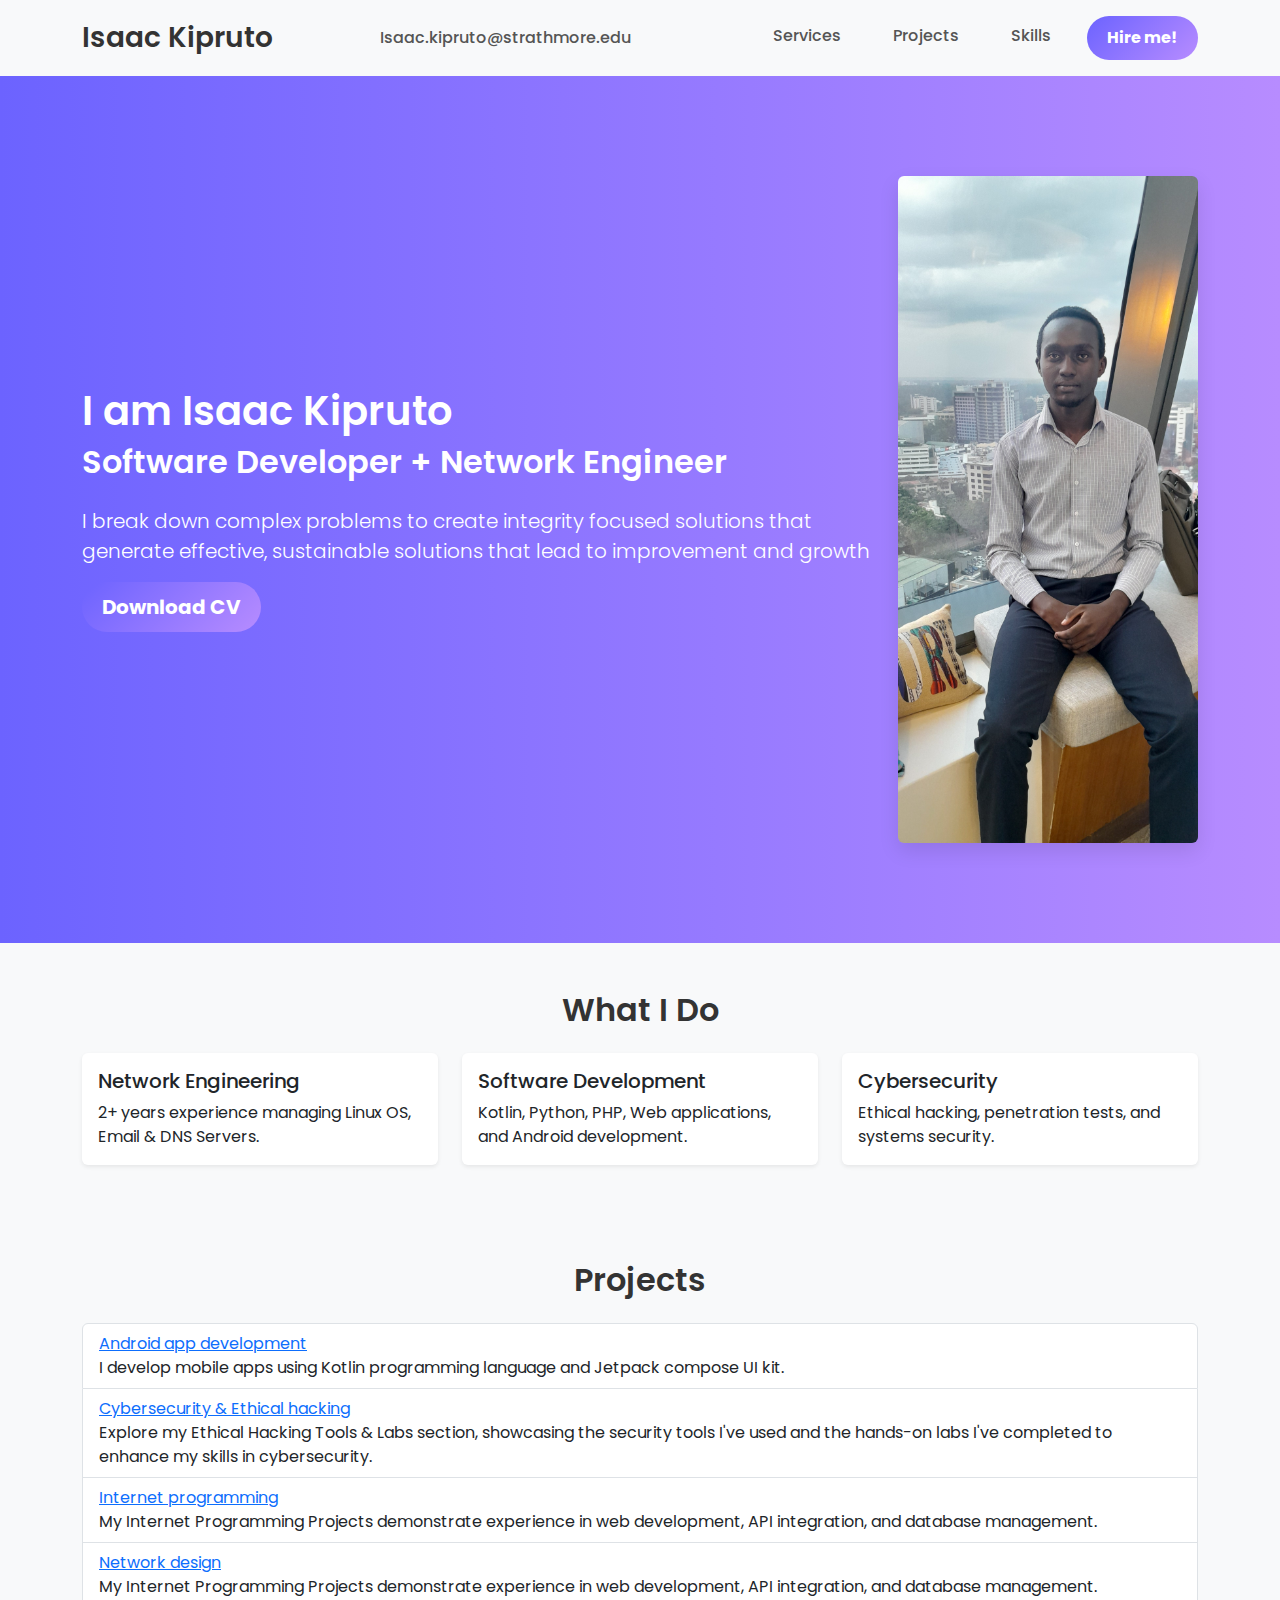
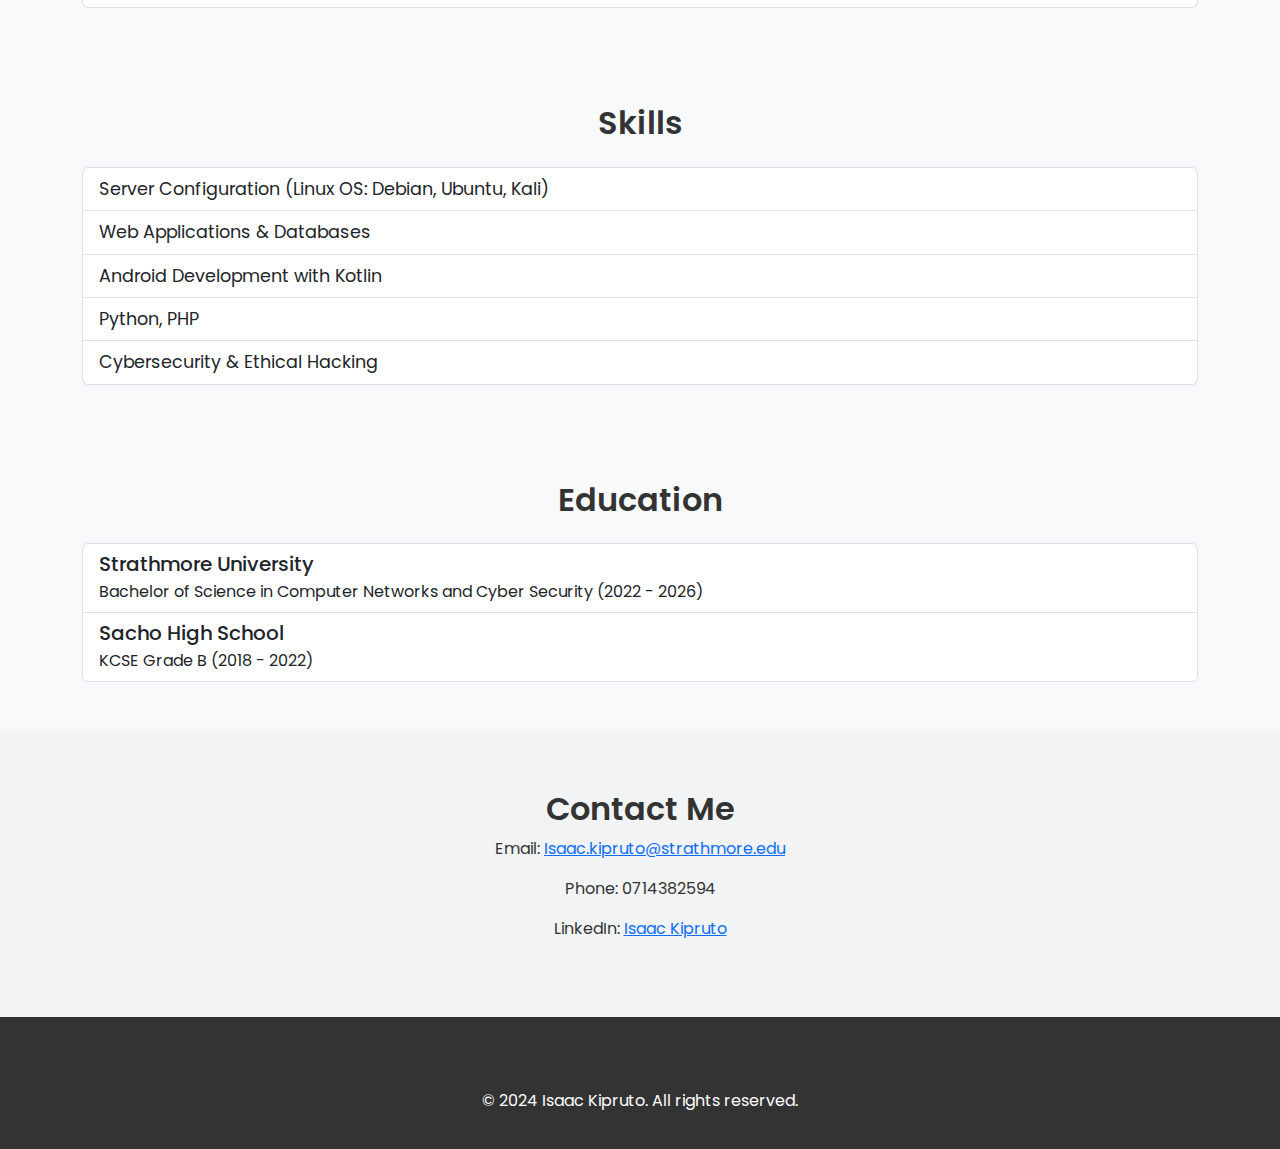
<file: index.html>
<!DOCTYPE html>
<html lang="en">
<head>
    <meta charset="UTF-8">
    <meta name="viewport" content="width=device-width, initial-scale=1.0">
    <meta name="description" content="Isaac Kipruto's Portfolio as a Software Developer and Network Engineer">
    <title>Isaac Kipruto's Portfolio</title>
    <link href="https://cdn.jsdelivr.net/npm/bootstrap@5.3.0-alpha1/dist/css/bootstrap.min.css" rel="stylesheet">
    <link href="https://fonts.googleapis.com/css2?family=Poppins:wght@400;600&display=swap" rel="stylesheet">
    <style>
        body {
            font-family: 'Poppins', sans-serif;
            background-color: #f8f9fa;
            color: #333;
            overflow-x: hidden;
        }
        h1, h2, h3 {
            font-weight: 600;
        }
        .btn {
            border-radius: 25px; /* Rounded buttons */
            padding: 10px 20px; /* Increased padding for buttons */
            font-weight: bold; /* Bold text for buttons */
            transition: transform 0.3s ease, box-shadow 0.3s ease; /* Smooth transition for hover effects */
        }
        .btn-primary, .btn-danger {
            background: linear-gradient(135deg, #6c63ff, #b78cff);
            border: none;
            color: white; /* White text for buttons */
        }
        .btn-primary:hover, .btn-danger:hover {
            background: linear-gradient(135deg, #b78cff, #6c63ff);
            box-shadow: 0 4px 20px rgba(0, 0, 0, 0.2);
            transform: translateY(-2px); /* Slight lift on hover */
        }
        .nav-link {
            color: #555;
            font-weight: 500;
            margin-right: 20px;
        }
        .nav-link:hover {
            color: #6c63ff;
        }
        .hero-section {
            background: linear-gradient(to right, #6c63ff, #b78cff);
            color: white;
            padding: 100px 0;
            animation: fadeIn 2s ease-out;
        }
        .hero-content h1 {
            font-size: 3rem;
            line-height: 1.2;
        }
        .hero-img {
            border-radius: 20px;
            box-shadow: 0 8px 20px rgba(0, 0, 0, 0.1);
            animation: zoomIn 1.5s ease-out;
        }
        .services-list .card {
            background-color: white;
            border: none;
            box-shadow: 0 4px 10px rgba(0, 0, 0, 0.05);
            transition: transform 0.3s ease;
            animation: slideUp 1.5s ease-out;
        }
        .services-list .card:hover {
            transform: translateY(-10px);
            box-shadow: 0 8px 20px rgba(0, 0, 0, 0.15);
        }
        .skills-list {
            font-size: 1.1rem;
        }
        .contact-section {
            background-color: #f1f3f5;
            padding: 60px 0;
            animation: fadeIn 2s ease-out;
        }
        .social-links a {
            color: #6c63ff;
            font-size: 1.5rem;
            margin: 0 10px;
            transition: color 0.3s ease;
        }
        .social-links a:hover {
            color: #b78cff;
        }
        footer {
            background-color: #333;
            color: white;
            padding: 20px 0;
        }
        footer a {
            color: #b78cff;
        }
        /* Animations */
        @keyframes fadeIn {
            from {
                opacity: 0;
            }
            to {
                opacity: 1;
            }
        }
        @keyframes zoomIn {
            from {
                transform: scale(0.9);
            }
            to {
                transform: scale(1);
            }
        }
        @keyframes slideUp {
            from {
                transform: translateY(20px);
                opacity: 0;
            }
            to {
                transform: translateY(0);
                opacity: 1;
            }
        }
    </style>
</head>
<body>
    <header class="bg-light py-3 shadow-sm">
        <div class="container d-flex justify-content-between align-items-center">
            <h3 class="m-0">Isaac Kipruto</h3>
            <a href="mailto:Isaac.kipruto@strathmore.edu" class="nav-link">Isaac.kipruto@strathmore.edu</a>
            <nav>
                <ul class="nav">
                    <li class="nav-item"><a class="nav-link" href="#services">Services</a></li>
                    <li class="nav-item"><a class="nav-link" href="#projects">Projects</a></li>
                    <li class="nav-item"><a class="nav-link" href="#skills">Skills</a></li>
                    <li class="nav-item"><a class="btn btn-primary" href="#contact">Hire me!</a></li>
                </ul>
            </nav>
        </div>
    </header>

    <section id="hero" class="hero-section">
        <div class="container d-flex flex-column flex-md-row align-items-center justify-content-between">
            <div class="text-content">
                <h1>I am Isaac Kipruto</h1>
                <h2 class="fs-2 mb-4">Software Developer + Network Engineer</h2>
                <p class="lead">I break down complex  problems to create integrity focused solutions that  generate effective, sustainable solutions that lead to improvement and growth</p>
                <a href="assets/CV-Isaac Kipruto-2024.pdf" class="btn btn-danger btn-lg" download>Download CV</a>
            </div>
            <div class="image-content mt-4 mt-md-0">
                <img src="assets/images/me.jpg" alt="Isaac Kipruto" class="img-fluid rounded hero-img" style="max-width: 300px;">
            </div>
        </div>
    </section>

    <section id="services" class="py-5">
        <div class="container">
            <h2 class="mb-4 text-center">What I Do</h2>
            <div class="row services-list">
                <div class="col-md-4">
                    <div class="card h-100 shadow-sm">
                        <div class="card-body">
                            <h5 class="card-title">Network Engineering</h5>
                            <p class="card-text">2+ years experience managing Linux OS, Email & DNS Servers.</p>
                        </div>
                    </div>
                </div>
                <div class="col-md-4">
                    <div class="card h-100 shadow-sm">
                        <div class="card-body">
                            <h5 class="card-title">Software Development</h5>
                            <p class="card-text">Kotlin, Python, PHP, Web applications, and Android development.</p>
                        </div>
                    </div>
                </div>
                <div class="col-md-4">
                    <div class="card h-100 shadow-sm">
                        <div class="card-body">
                            <h5 class="card-title">Cybersecurity</h5>
                            <p class="card-text">Ethical hacking, penetration tests, and systems security.</p>
                        </div>
                    </div>
                </div>
            </div>
        </div>
    </section>

    <section id="projects" class="py-5 bg-light">
        <div class="container">
            <h2 class="mb-4 text-center">Projects</h2>
            <ul class="list-group">
                <li class="list-group-item">
                    <a href="project1.html" target="_blank">Android app development</a>
                    <p class="mb-0">I develop mobile apps using Kotlin programming language and Jetpack compose UI kit. </p>
                </li>
                <li class="list-group-item">
                    <a href="project2.html" target="_blank">Cybersecurity & Ethical hacking</a>
                    <p class="mb-0">
                        Explore my Ethical Hacking Tools & Labs section, showcasing the security tools I've used and the hands-on labs I've completed to enhance my skills in cybersecurity.</p>
                </li>
                <li class="list-group-item">
                    <a href="project3.html" target="_blank">Internet programming</a>
                    <p class="mb-0">My Internet Programming Projects demonstrate  experience in web development, API integration, and database management.</p>
                </li>
                <li class="list-group-item">
                    <a href="project4.html" target="_blank">Network design</a>
                    <p class="mb-0">My Internet Programming Projects demonstrate  experience in web development, API integration, and database management.</p>
                </li>
            </ul>
        </div>
    </section>

    <section id="skills" class="py-5">
        <div class="container">
            <h2 class="mb-4 text-center">Skills</h2>
            <ul class="list-group skills-list">
                <li class="list-group-item">Server Configuration (Linux OS: Debian, Ubuntu, Kali)</li>
                <li class="list-group-item">Web Applications & Databases</li>
                <li class="list-group-item">Android Development with Kotlin</li>
                <li class="list-group-item">Python, PHP</li>
                <li class="list-group-item">Cybersecurity & Ethical Hacking</li>
            </ul>
        </div>
    </section>

    <section id="education" class="py-5 bg-light">
        <div class="container">
            <h2 class="mb-4 text-center">Education</h2>
            <ul class="list-group">
                <li class="list-group-item">
                    <h5 class="mb-1">Strathmore University</h5>
                    <p class="mb-0">Bachelor of Science in Computer Networks and Cyber Security (2022 - 2026)</p>
                </li>
                <li class="list-group-item">
                    <h5 class="mb-1">Sacho High School</h5>
                    <p class="mb-0">KCSE Grade B (2018 - 2022)</p>
                </li>
            </ul>
        </div>
    </section>

    <section id="contact" class="contact-section">
        <div class="container text-center">
            <h2>Contact Me</h2>
            <p>Email: <a href="mailto:Isaac.kipruto@strathmore.edu">Isaac.kipruto@strathmore.edu</a></p>
            <p>Phone: 0714382594</p>
            <p>LinkedIn: <a href="https://www.linkedin.com/in/isaac-kipruto-331849329" target="_blank">Isaac Kipruto</a></p>
        </div>
    </section>

    <footer>
        <div class="container text-center">
            <ul class="social-links list-inline">
                <li class="list-inline-item"><a href="https://www.linkedin.com/in/isaac-kipruto-331849329" target="_blank"><i class="bi bi-linkedin"></i></a></li>
                <li class="list-inline-item"><a href="https://github.com" target="_blank"><i class="bi bi-github"></i></a></li>
            </ul>
            <p>&copy; 2024 Isaac Kipruto. All rights reserved.</p>
        </div>
    </footer>

    <script src="https://cdn.jsdelivr.net/npm/bootstrap@5.3.0-alpha1/dist/js/bootstrap.bundle.min.js"></script>
</body>
</html>
</file>
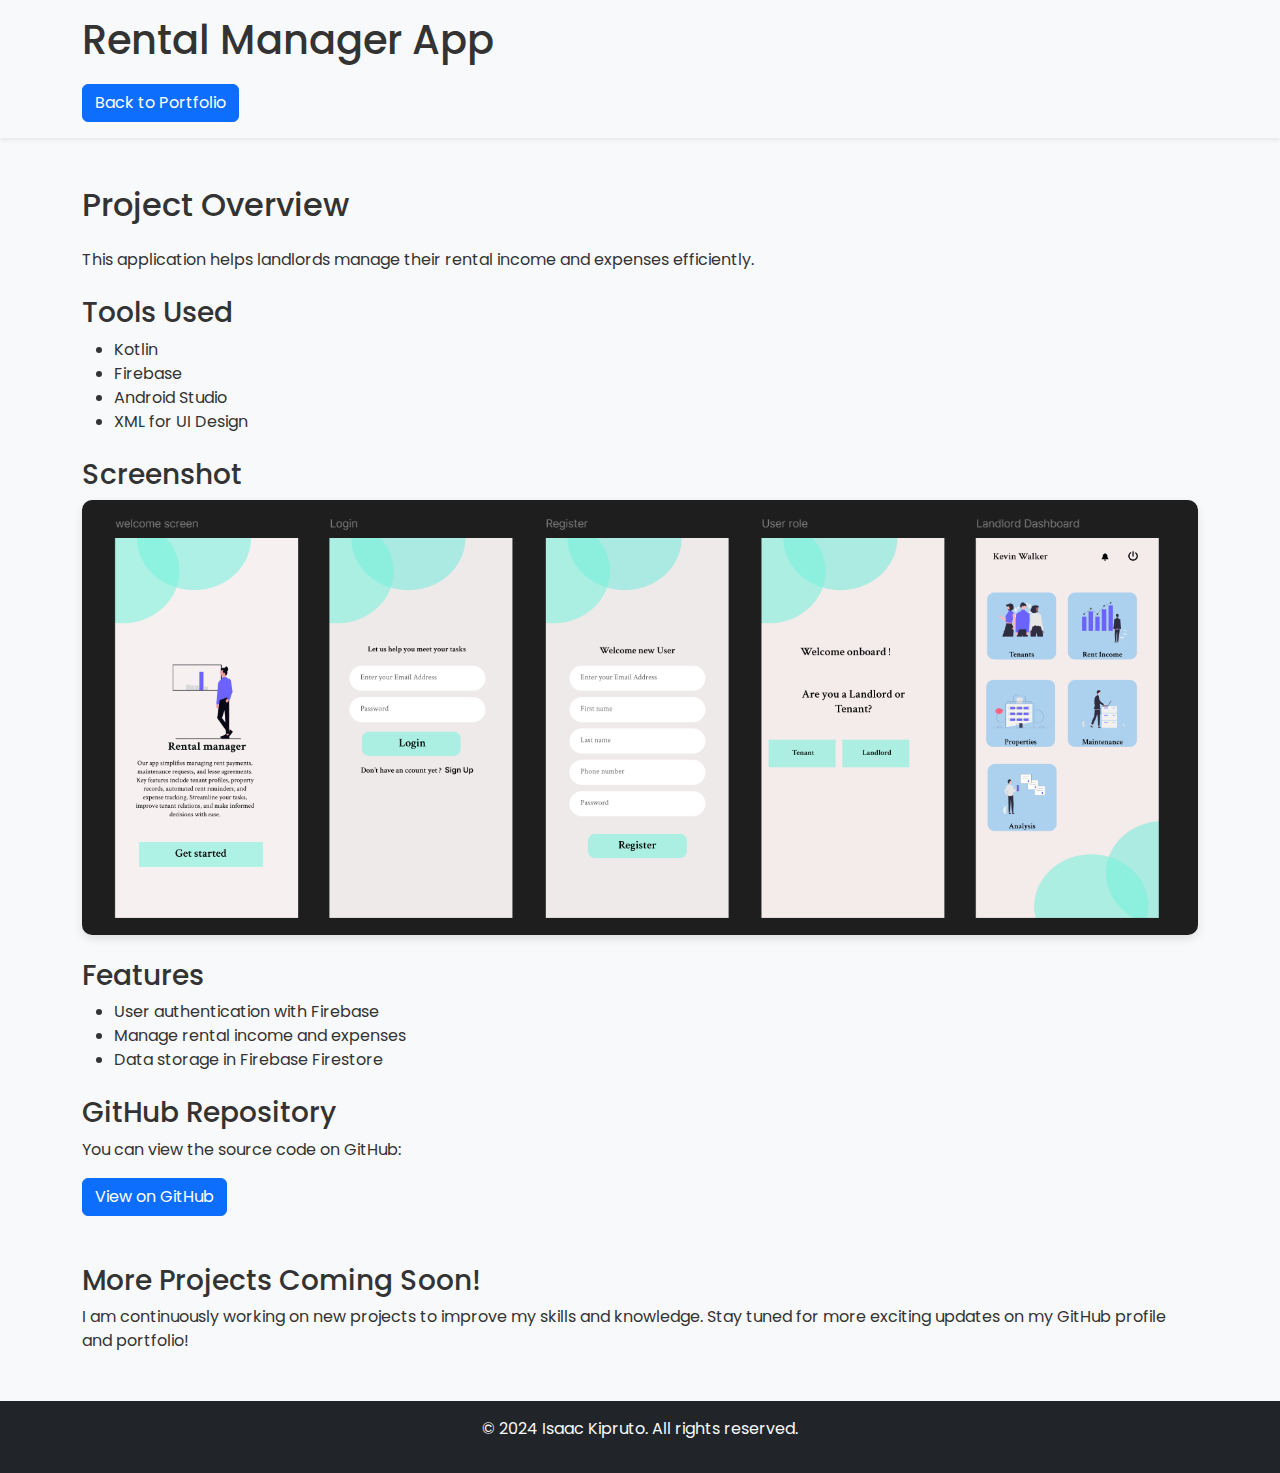
<file: project1.html>
<!DOCTYPE html>
<html lang="en">
<head>
    <meta charset="UTF-8">
    <meta name="viewport" content="width=device-width, initial-scale=1.0">
    <title>Rental Manager App - Isaac Kipruto</title>
    <link href="https://cdn.jsdelivr.net/npm/bootstrap@5.3.0-alpha1/dist/css/bootstrap.min.css" rel="stylesheet">
    <link href="https://fonts.googleapis.com/css2?family=Poppins:wght@400;600&display=swap" rel="stylesheet">
    <style>
        body {
            font-family: 'Poppins', sans-serif;
            background-color: #f8f9fa;
            color: #333;
        }
        .screenshot {
            max-width: 100%;
            height: auto;
            border-radius: 10px;
            box-shadow: 0 4px 10px rgba(0, 0, 0, 0.1);
        }
        .back-button {
            margin-top: 20px;
        }
    </style>
</head>
<body>
    <header class="bg-light py-3 shadow-sm">
        <div class="container">
            <h1 class="m-0">Rental Manager App</h1>
            <a href="index.html" class="btn btn-primary back-button">Back to Portfolio</a>
        </div>
    </header>

    <div class="container my-5">
        <h2 class="mb-4">Project Overview</h2>
        <p>This application helps landlords manage their rental income and expenses efficiently.</p>

        <h3 class="mt-4">Tools Used</h3>
        <ul>
            <li>Kotlin</li>
            <li>Firebase</li>
            <li>Android Studio</li>
            <li>XML for UI Design</li>
        </ul>

        <h3 class="mt-4">Screenshot</h3>
        <img src="assets/images/rental manager.png" alt="Screenshot of Rental Manager App" class="screenshot">

        <h3 class="mt-4">Features</h3>
        <ul>
            <li>User authentication with Firebase</li>
            <li>Manage rental income and expenses</li>
            <li>Data storage in Firebase Firestore</li>
        </ul>

        <h3 class="mt-4">GitHub Repository</h3>
        <p>You can view the source code on GitHub:</p>
        <a href="https://github.com/Caliburn556/RentalManager.git" target="_blank" class="btn btn-primary">View on GitHub</a>
        <h3 class="mt-5">More Projects Coming Soon!</h3>
        <p>I am continuously working on new projects to improve my skills and knowledge. Stay tuned for more exciting updates on my GitHub profile and portfolio!</p>
    </div>

    <footer class="bg-dark text-light py-3">
        <div class="container text-center">
            <p>&copy; 2024 Isaac Kipruto. All rights reserved.</p>
        </div>
    </footer>

    <script src="https://cdn.jsdelivr.net/npm/bootstrap@5.3.0-alpha1/dist/js/bootstrap.bundle.min.js"></script>
</body>
</html>
</file>
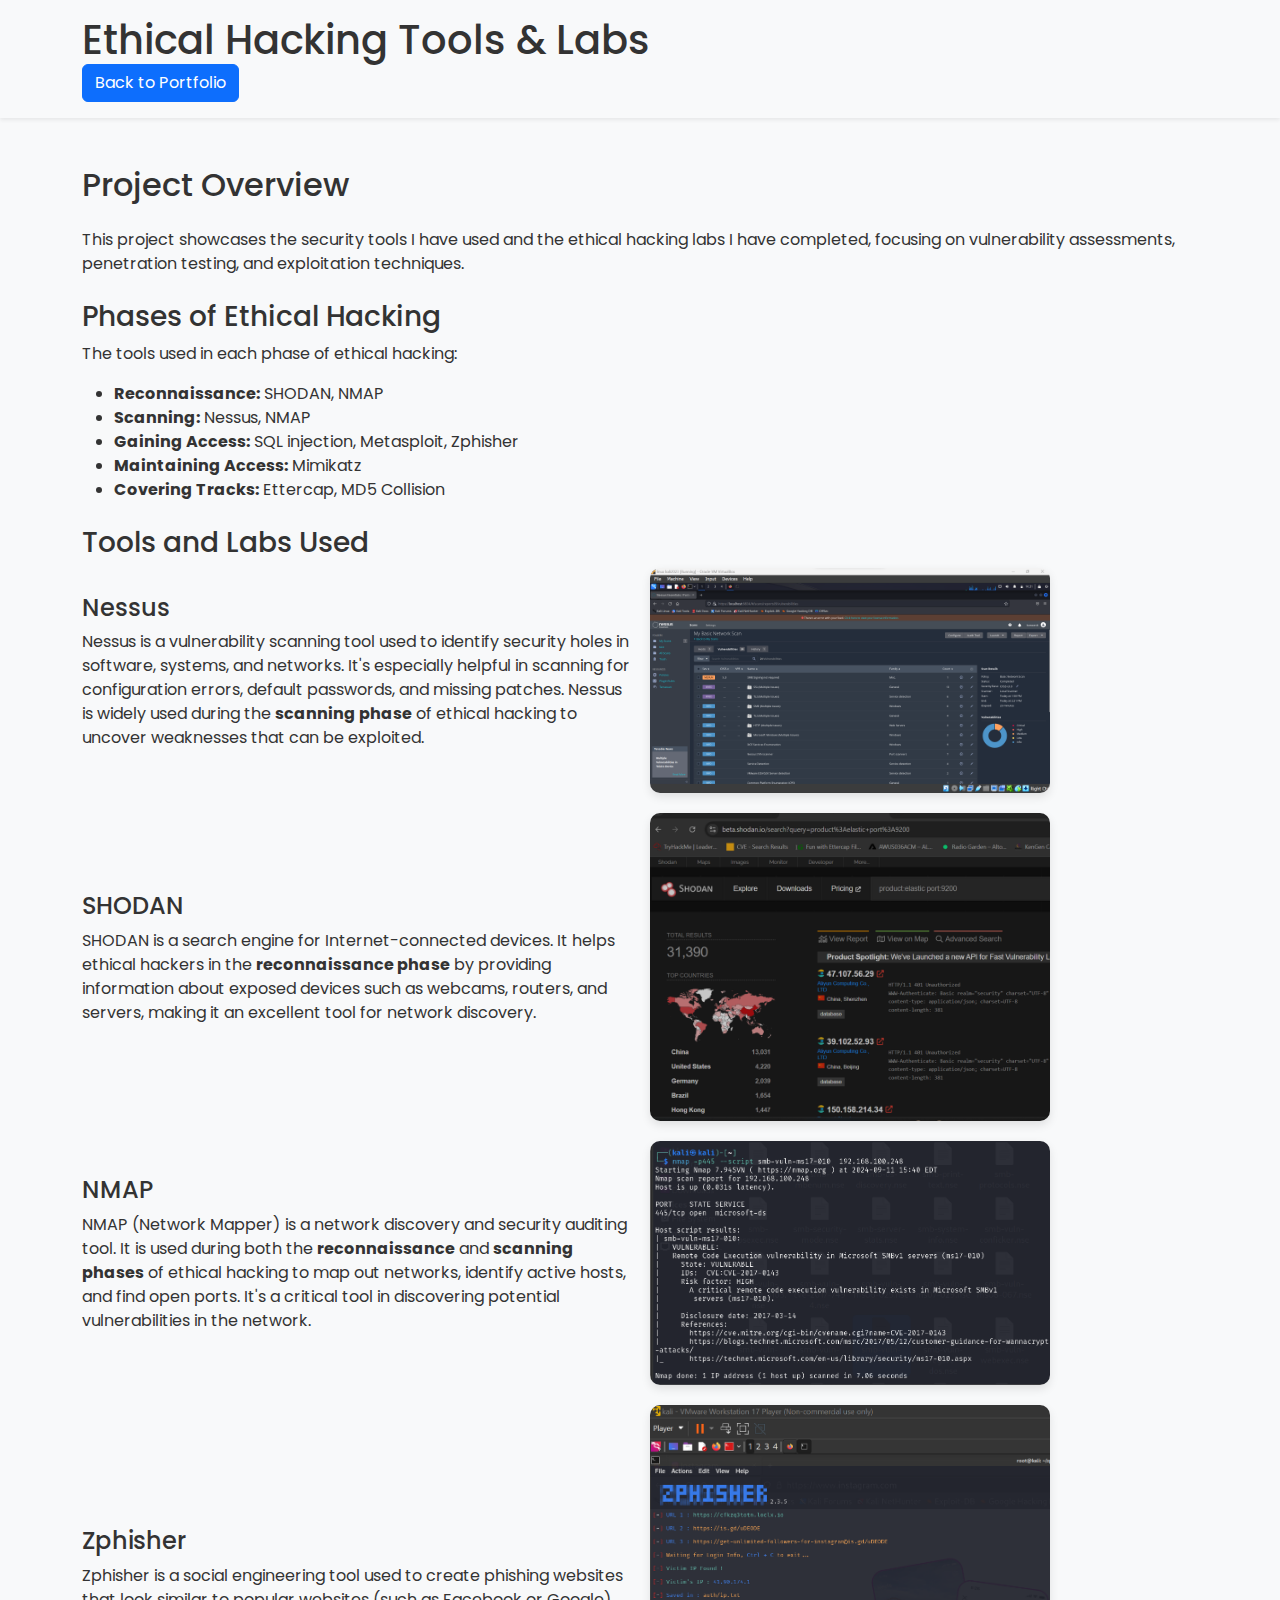
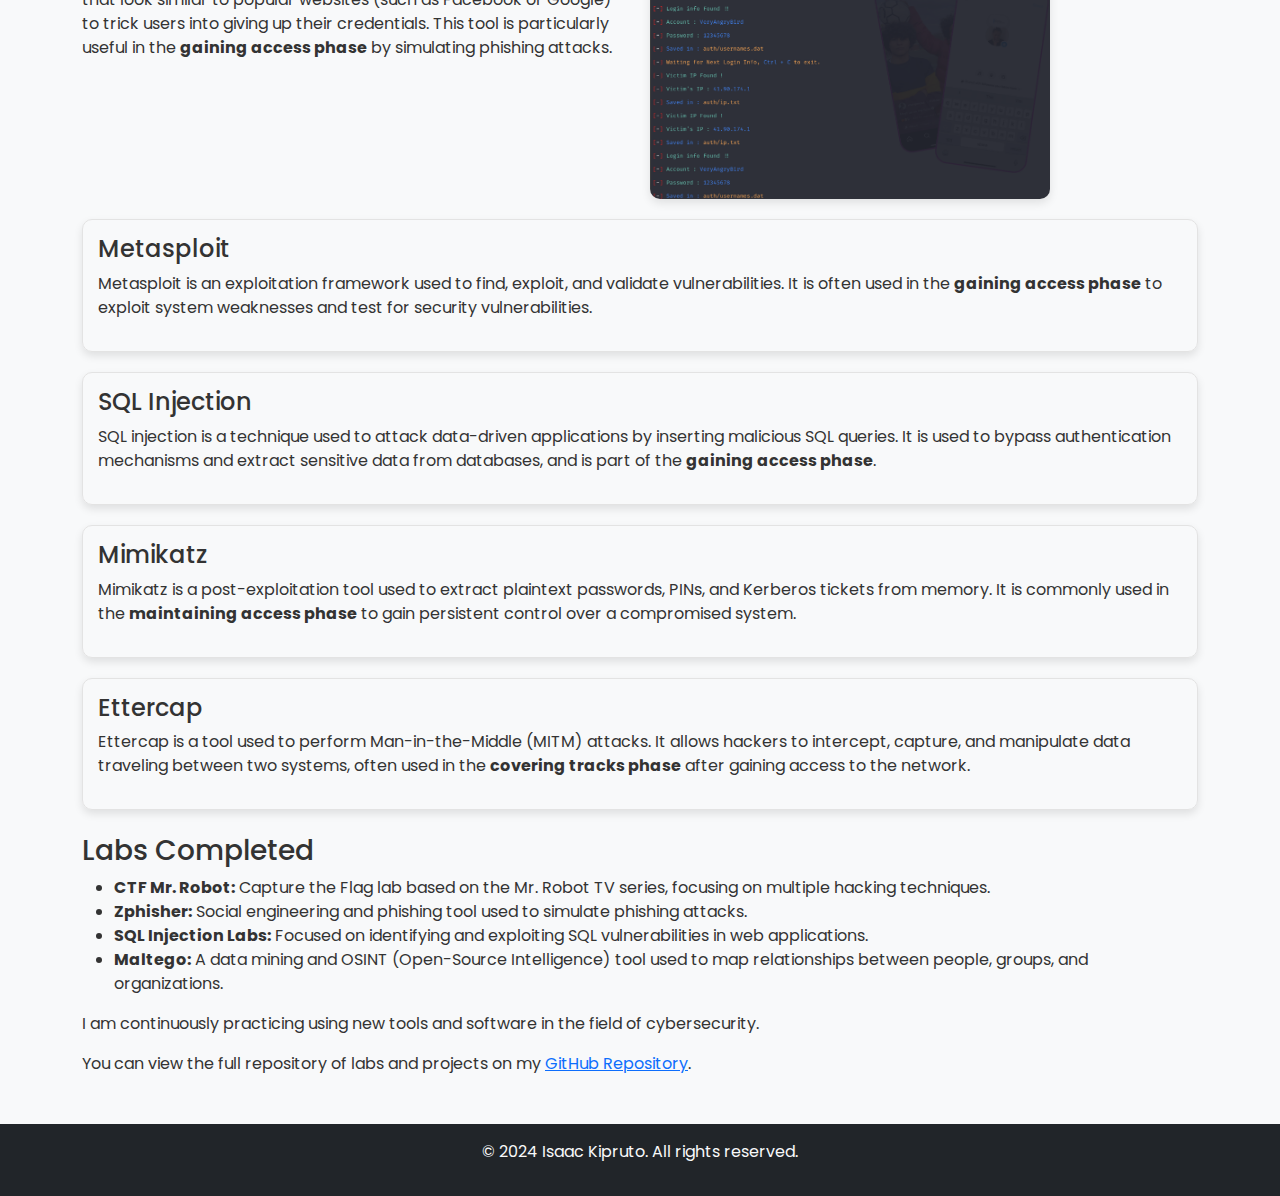
<file: project2.html>
<!DOCTYPE html>
<html lang="en">
<head>
    <meta charset="UTF-8">
    <meta name="viewport" content="width=device-width, initial-scale=1.0">
    <title>Ethical Hacking Tools & Labs - Isaac Kipruto</title>
    <link href="https://cdn.jsdelivr.net/npm/bootstrap@5.3.0-alpha1/dist/css/bootstrap.min.css" rel="stylesheet">
    <link href="https://fonts.googleapis.com/css2?family=Poppins:wght@400;600&display=swap" rel="stylesheet">
    <style>
        body {
            font-family: 'Poppins', sans-serif;
            background-color: #f8f9fa;
            color: #333;
        }
        .screenshot {
            max-width: 100%;
            height: auto;
            border-radius: 10px;
            box-shadow: 0 4px 10px rgba(0, 0, 0, 0.1);
            cursor: pointer;
        }
        .tool-card {
            border: 1px solid #e3e3e3;
            padding: 15px;
            border-radius: 10px;
            box-shadow: 0 4px 8px rgba(0, 0, 0, 0.1);
            margin-bottom: 20px;
        }
        .tool-row {
            display: flex;
            align-items: center;
            margin-bottom: 20px;
        }
        .tool-description {
            flex: 1;
        }
        .screenshot-container {
            flex: 1;
            margin-left: 20px;
        }
        .screenshot {
            max-width: 400px;
        }
    </style>
</head>
<body>
    <header class="bg-light py-3 shadow-sm">
        <div class="container">
            <h1 class="m-0">Ethical Hacking Tools & Labs</h1>
            <a href="index.html" class="btn btn-primary back-button">Back to Portfolio</a>
        </div>
    </header>

    <div class="container my-5">
        <h2 class="mb-4">Project Overview</h2>
        <p>This project showcases the security tools I have used and the ethical hacking labs I have completed, focusing on vulnerability assessments, penetration testing, and exploitation techniques.</p>

        <h3 class="mt-4">Phases of Ethical Hacking</h3>
        <p>The tools used in each phase of ethical hacking:</p>
        <ul>
            <li><strong>Reconnaissance:</strong> SHODAN, NMAP</li>
            <li><strong>Scanning:</strong> Nessus, NMAP</li>
            <li><strong>Gaining Access:</strong> SQL injection, Metasploit, Zphisher</li>
            <li><strong>Maintaining Access:</strong> Mimikatz</li>
            <li><strong>Covering Tracks:</strong> Ettercap, MD5 Collision</li>
        </ul>

        <h3 class="mt-4">Tools and Labs Used</h3>

        <!-- Nessus Tool with Screenshot -->
        <div class="tool-row">
            <div class="tool-description">
                <h4>Nessus</h4>
                <p>Nessus is a vulnerability scanning tool used to identify security holes in software, systems, and networks. It's especially helpful in scanning for configuration errors, default passwords, and missing patches. Nessus is widely used during the <strong>scanning phase</strong> of ethical hacking to uncover weaknesses that can be exploited.</p>
            </div>
            <div class="screenshot-container">
                <img src="assets/images/nessus lab.png" alt="Screenshot of Nessus" class="screenshot" data-bs-toggle="modal" data-bs-target="#screenshotModal1">
            </div>
        </div>

        <!-- SHODAN Tool with Screenshot -->
        <div class="tool-row">
            <div class="tool-description">
                <h4>SHODAN</h4>
                <p>SHODAN is a search engine for Internet-connected devices. It helps ethical hackers in the <strong>reconnaissance phase</strong> by providing information about exposed devices such as webcams, routers, and servers, making it an excellent tool for network discovery.</p>
            </div>
            <div class="screenshot-container">
                <img src="assets/images/SHODAN.png" alt="Screenshot of SHODAN" class="screenshot" data-bs-toggle="modal" data-bs-target="#screenshotModal2">
            </div>
        </div>

        <!-- NMAP Tool with Screenshot -->
        <div class="tool-row">
            <div class="tool-description">
                <h4>NMAP</h4>
                <p>NMAP (Network Mapper) is a network discovery and security auditing tool. It is used during both the <strong>reconnaissance</strong> and <strong>scanning phases</strong> of ethical hacking to map out networks, identify active hosts, and find open ports. It's a critical tool in discovering potential vulnerabilities in the network.</p>
            </div>
            <div class="screenshot-container">
                <img src="assets/images/NMAP.png" alt="Screenshot of NMAP" class="screenshot" data-bs-toggle="modal" data-bs-target="#screenshotModal3">
            </div>
        </div>

        <!-- Zphisher Tool with Screenshot -->
        <div class="tool-row">
            <div class="tool-description">
                <h4>Zphisher</h4>
                <p>Zphisher is a social engineering tool used to create phishing websites that look similar to popular websites (such as Facebook or Google) to trick users into giving up their credentials. This tool is particularly useful in the <strong>gaining access phase</strong> by simulating phishing attacks.</p>
            </div>
            <div class="screenshot-container">
                <img src="assets/images/ZPHISHER.png" alt="Screenshot of Zphisher" class="screenshot" data-bs-toggle="modal" data-bs-target="#screenshotModal4">
            </div>
        </div>

        <!-- Other Tools without Screenshots -->
        <div class="tool-card">
            <h4>Metasploit</h4>
            <p>Metasploit is an exploitation framework used to find, exploit, and validate vulnerabilities. It is often used in the <strong>gaining access phase</strong> to exploit system weaknesses and test for security vulnerabilities.</p>
        </div>

        <div class="tool-card">
            <h4>SQL Injection</h4>
            <p>SQL injection is a technique used to attack data-driven applications by inserting malicious SQL queries. It is used to bypass authentication mechanisms and extract sensitive data from databases, and is part of the <strong>gaining access phase</strong>.</p>
        </div>

        <div class="tool-card">
            <h4>Mimikatz</h4>
            <p>Mimikatz is a post-exploitation tool used to extract plaintext passwords, PINs, and Kerberos tickets from memory. It is commonly used in the <strong>maintaining access phase</strong> to gain persistent control over a compromised system.</p>
        </div>

        <div class="tool-card">
            <h4>Ettercap</h4>
            <p>Ettercap is a tool used to perform Man-in-the-Middle (MITM) attacks. It allows hackers to intercept, capture, and manipulate data traveling between two systems, often used in the <strong>covering tracks phase</strong> after gaining access to the network.</p>
        </div>

        <h3 class="mt-4">Labs Completed</h3>
        <ul>
            <li><strong>CTF Mr. Robot:</strong> Capture the Flag lab based on the Mr. Robot TV series, focusing on multiple hacking techniques.</li>
            <li><strong>Zphisher:</strong> Social engineering and phishing tool used to simulate phishing attacks.</li>
            <li><strong>SQL Injection Labs:</strong> Focused on identifying and exploiting SQL vulnerabilities in web applications.</li>
            <li><strong>Maltego:</strong> A data mining and OSINT (Open-Source Intelligence) tool used to map relationships between people, groups, and organizations.</li>
        </ul>


        <p>I am continuously practicing using new tools and software in the field of cybersecurity.</p>
        <p>You can view the full repository of labs and projects on my <a href="https://github.com/Caliburn556/Cybersecurity-labs.git" target="_blank">GitHub Repository</a>.</p>
    </div>

    <!-- Screenshot Modals -->
    <div class="modal fade" id="screenshotModal1" tabindex="-1" aria-labelledby="screenshotModal1Label" aria-hidden="true">
        <div class="modal-dialog modal-dialog-centered modal-lg">
            <div class="modal-content">
                <div class="modal-body">
                    <img src="assets/images/nessus lab.png" alt="Screenshot of Nessus" class="img-fluid">
                </div>
            </div>
        </div>
    </div>

    <div class="modal fade" id="screenshotModal2" tabindex="-1" aria-labelledby="screenshotModal2Label" aria-hidden="true">
        <div class="modal-dialog modal-dialog-centered modal-lg">
            <div class="modal-content">
                <div class="modal-body">
                    <img src="assets/images/SHODAN.png" alt="Screenshot of SHODAN" class="img-fluid">
                </div>
            </div>
        </div>
    </div>

    <div class="modal fade" id="screenshotModal3" tabindex="-1" aria-labelledby="screenshotModal3Label" aria-hidden="true">
        <div class="modal-dialog modal-dialog-centered modal-lg">
            <div class="modal-content">
                <div class="modal-body">
                    <img src="assets/images/NMAP.png" alt="Screenshot of NMAP" class="img-fluid">
                </div>
            </div>
        </div>
    </div>

    <div class="modal fade" id="screenshotModal4" tabindex="-1" aria-labelledby="screenshotModal4Label" aria-hidden="true">
        <div class="modal-dialog modal-dialog-centered modal-lg">
            <div class="modal-content">
                <div class="modal-body">
                    <img src="assets/images/ZPHISHER.png" alt="Screenshot of Zphisher" class="img-fluid">
                </div>
            </div>
        </div>
    </div>


    <footer class="bg-dark text-light py-3">
        <div class="container text-center">
            <p>&copy; 2024 Isaac Kipruto. All rights reserved.</p>
        </div>
    </footer>

    <script src="https://cdn.jsdelivr.net/npm/bootstrap@5.3.0-alpha1/dist/js/bootstrap.bundle.min.js"></script>
</body>
</html>
</file>
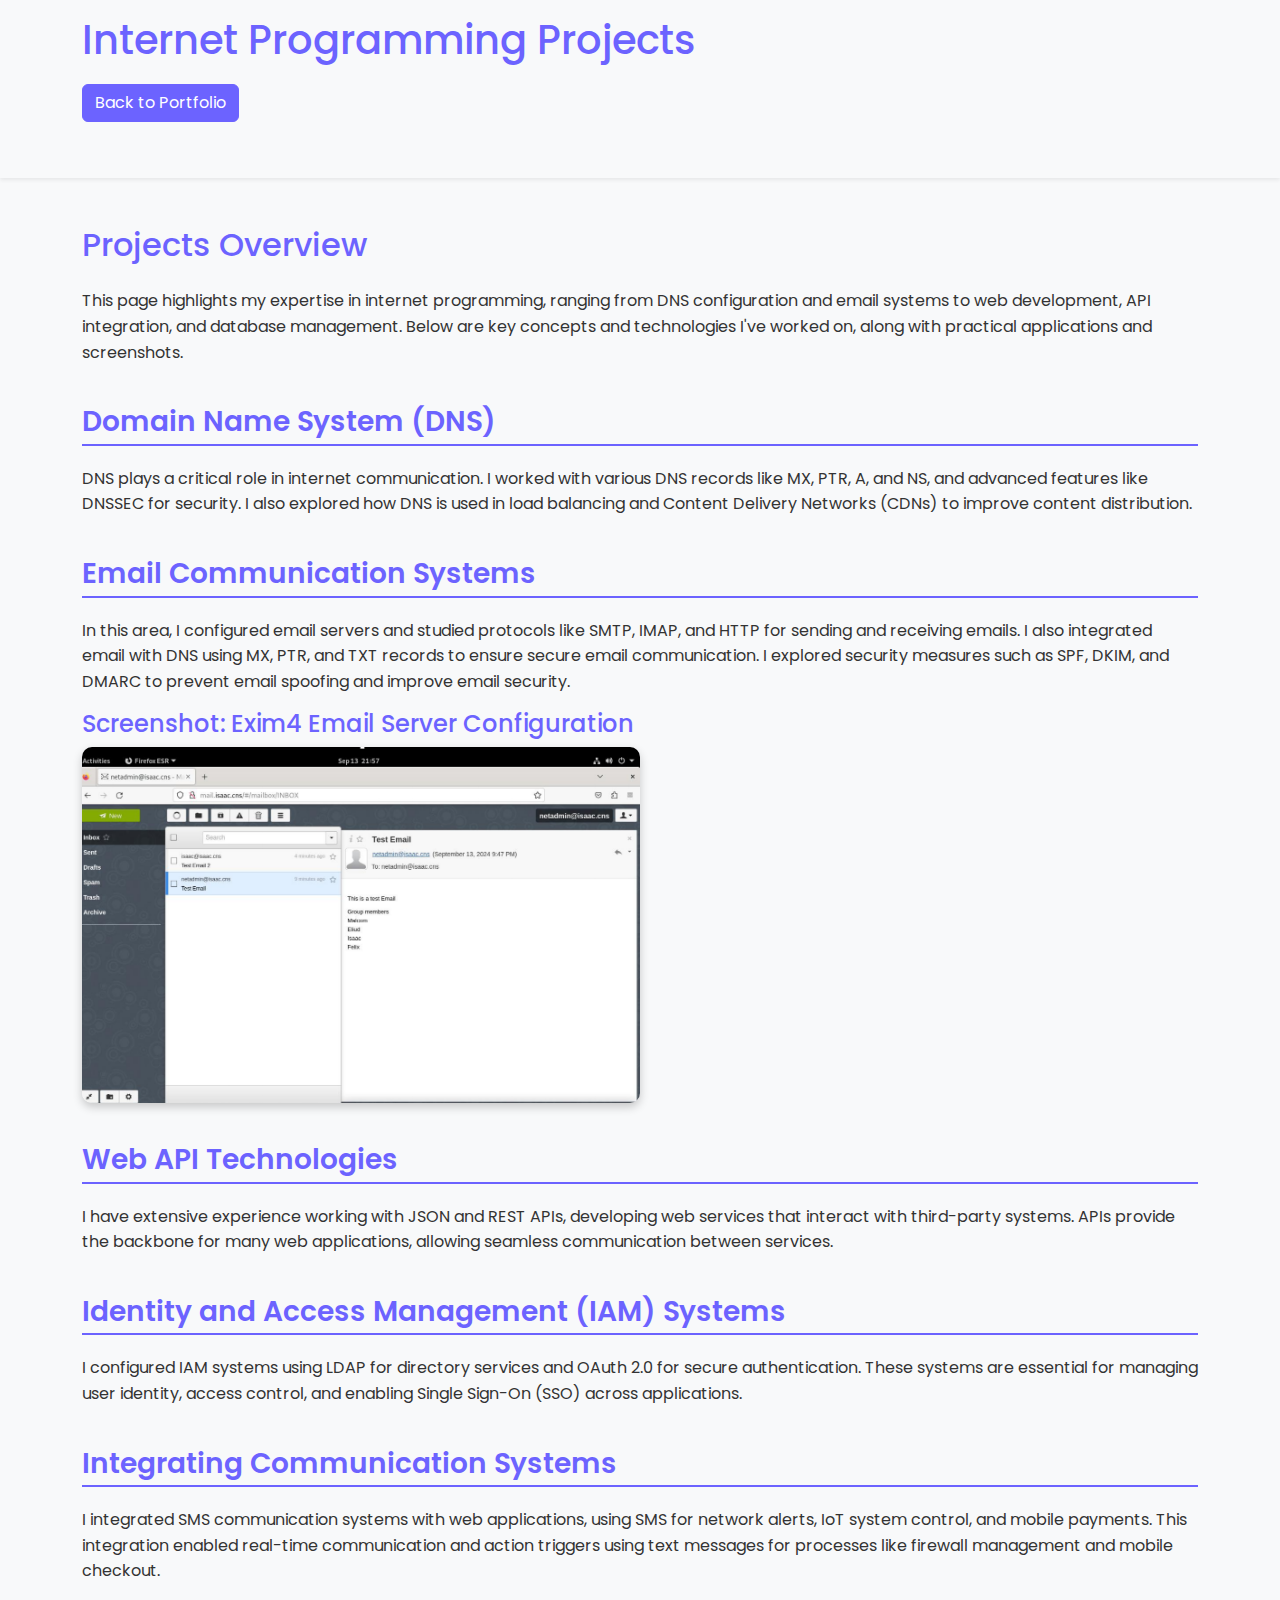
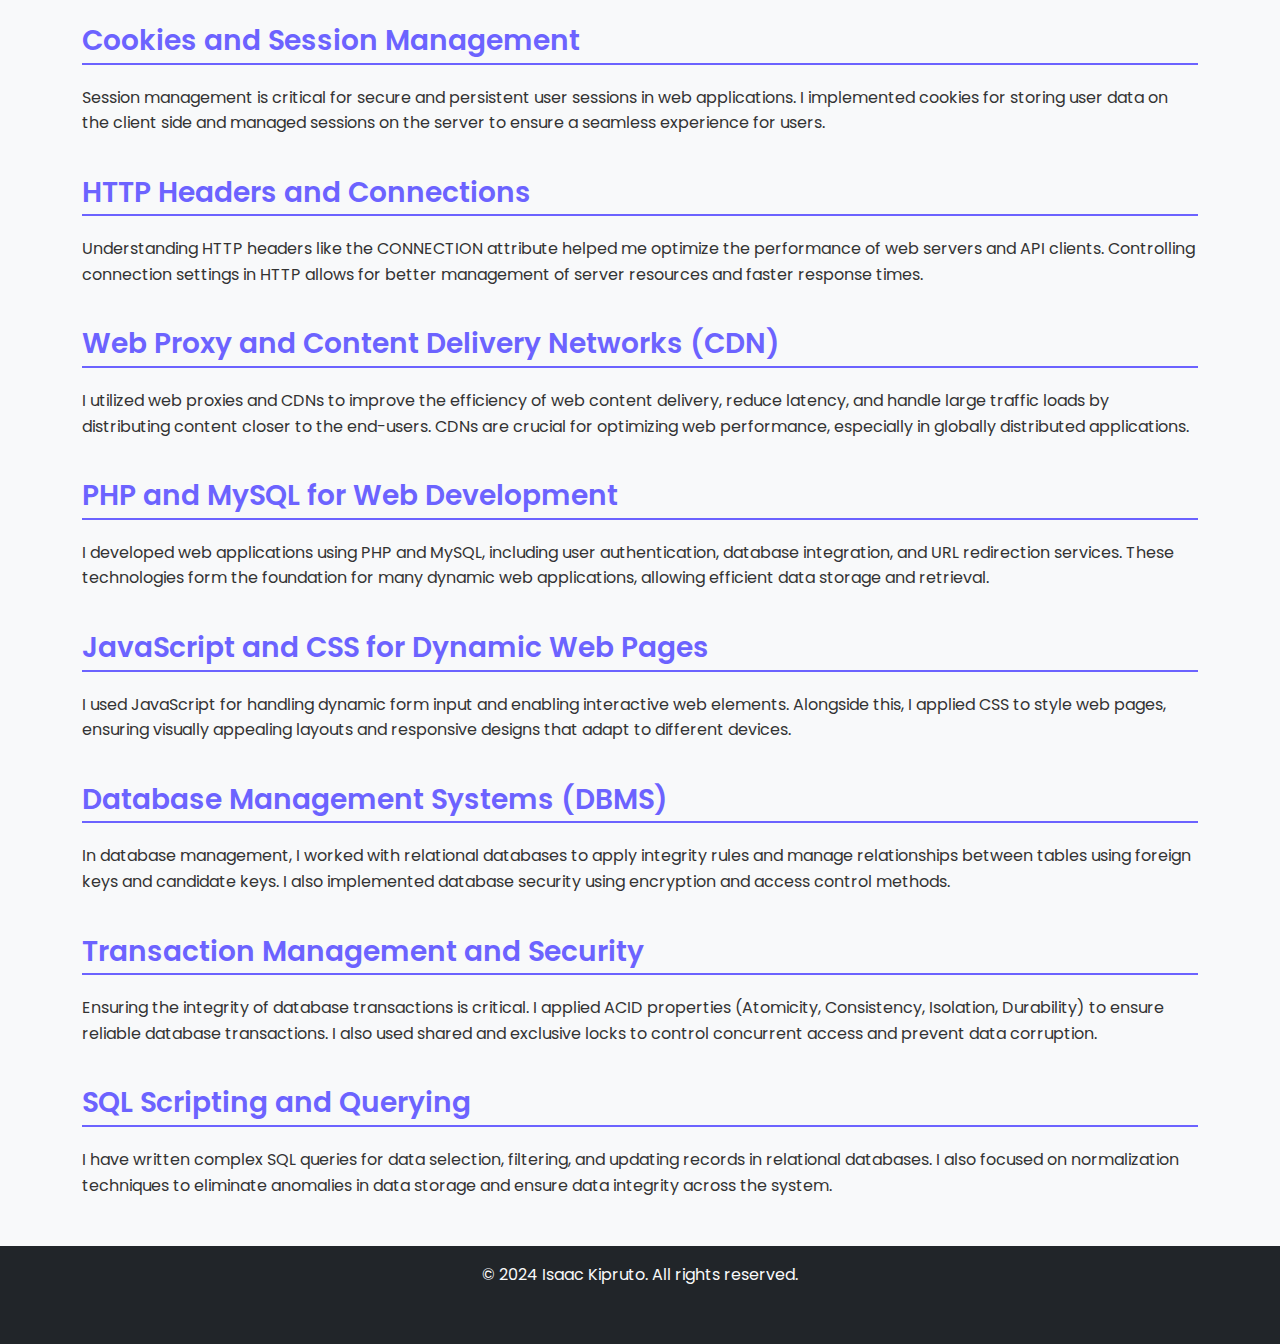
<file: project3.html>
<!DOCTYPE html>
<html lang="en">
<head>
    <meta charset="viewport" content="width=device-width, initial-scale=1.0">
    <title>Internet Programming Projects - Isaac Kipruto</title>
    <link href="https://cdn.jsdelivr.net/npm/bootstrap@5.3.0-alpha1/dist/css/bootstrap.min.css" rel="stylesheet">
    <link href="https://fonts.googleapis.com/css2?family=Poppins:wght@400;600&display=swap" rel="stylesheet">
    <style>
        body {
            font-family: 'Poppins', sans-serif;
            background-color: #f8f9fa;
            color: #333;
            line-height: 1.6;
        }
        .screenshot {
            max-width: 50%; /* Reduced size */
            height: auto;
            border-radius: 10px;
            box-shadow: 0 4px 10px rgba(0, 0, 0, 0.2);
        }
        .section-title {
            font-weight: 600;
            margin-top: 40px;
            margin-bottom: 20px;
            color: #6c63ff; /* Purple color for section titles */
            border-bottom: 2px solid #6c63ff; /* Underline for section titles */
            padding-bottom: 5px; /* Space between title and underline */
        }
        .back-button {
            margin-top: 20px;
            background-color: #6c63ff;
            border-color: #6c63ff;
        }
        .back-button:hover {
            background-color: #5a52d4;
            border-color: #5a52d4;
            transform: scale(1.05); /* Slight enlargement on hover */
        }
        .code-sample {
            background-color: #f1f3f5;
            padding: 15px;
            border-radius: 5px;
            font-family: monospace;
            border-left: 4px solid #6c63ff; /* Left border for emphasis */
        }
        .container {
            margin-bottom: 40px; /* Space at the bottom of the container */
        }
        footer {
            background-color: #333; /* Dark footer */
            color: white;
        }
        footer a {
            color: #b78cff; /* Lighter color for footer links */
        }
    </style>
</head>
<body>
    <header class="bg-light py-3 shadow-sm">
        <div class="container">
            <h1 class="m-0" style="color: #6c63ff;">Internet Programming Projects</h1>
            <a href="index.html" class="btn btn-primary back-button">Back to Portfolio</a>
        </div>
    </header>

    <div class="container my-5">
        <h2 class="mb-4" style="color: #6c63ff;">Projects Overview</h2>
        <p>This page highlights my expertise in internet programming, ranging from DNS configuration and email systems to web development, API integration, and database management. Below are key concepts and technologies I've worked on, along with practical applications and screenshots.</p>

        <h3 class="section-title">Domain Name System (DNS)</h3>
        <p>DNS plays a critical role in internet communication. I worked with various DNS records like MX, PTR, A, and NS, and advanced features like DNSSEC for security. I also explored how DNS is used in load balancing and Content Delivery Networks (CDNs) to improve content distribution.</p>

        <h3 class="section-title">Email Communication Systems</h3>
        <p>In this area, I configured email servers and studied protocols like SMTP, IMAP, and HTTP for sending and receiving emails. I also integrated email with DNS using MX, PTR, and TXT records to ensure secure email communication. I explored security measures such as SPF, DKIM, and DMARC to prevent email spoofing and improve email security.</p>
        
        <h4 style="color: #6c63ff;">Screenshot: Exim4 Email Server Configuration</h4>
        <img src="assets/images/exim4.png" alt="Exim4 Email Server Configuration" class="screenshot">

        <h3 class="section-title">Web API Technologies</h3>
        <p>I have extensive experience working with JSON and REST APIs, developing web services that interact with third-party systems. APIs provide the backbone for many web applications, allowing seamless communication between services.</p>

        <h3 class="section-title">Identity and Access Management (IAM) Systems</h3>
        <p>I configured IAM systems using LDAP for directory services and OAuth 2.0 for secure authentication. These systems are essential for managing user identity, access control, and enabling Single Sign-On (SSO) across applications.</p>

        <h3 class="section-title">Integrating Communication Systems</h3>
        <p>I integrated SMS communication systems with web applications, using SMS for network alerts, IoT system control, and mobile payments. This integration enabled real-time communication and action triggers using text messages for processes like firewall management and mobile checkout.</p>

        <h3 class="section-title">Cookies and Session Management</h3>
        <p>Session management is critical for secure and persistent user sessions in web applications. I implemented cookies for storing user data on the client side and managed sessions on the server to ensure a seamless experience for users.</p>

        <h3 class="section-title">HTTP Headers and Connections</h3>
        <p>Understanding HTTP headers like the CONNECTION attribute helped me optimize the performance of web servers and API clients. Controlling connection settings in HTTP allows for better management of server resources and faster response times.</p>

        <h3 class="section-title">Web Proxy and Content Delivery Networks (CDN)</h3>
        <p>I utilized web proxies and CDNs to improve the efficiency of web content delivery, reduce latency, and handle large traffic loads by distributing content closer to the end-users. CDNs are crucial for optimizing web performance, especially in globally distributed applications.</p>

        <h3 class="section-title">PHP and MySQL for Web Development</h3>
        <p>I developed web applications using PHP and MySQL, including user authentication, database integration, and URL redirection services. These technologies form the foundation for many dynamic web applications, allowing efficient data storage and retrieval.</p>

        <h3 class="section-title">JavaScript and CSS for Dynamic Web Pages</h3>
        <p>I used JavaScript for handling dynamic form input and enabling interactive web elements. Alongside this, I applied CSS to style web pages, ensuring visually appealing layouts and responsive designs that adapt to different devices.</p>

        <h3 class="section-title">Database Management Systems (DBMS)</h3>
        <p>In database management, I worked with relational databases to apply integrity rules and manage relationships between tables using foreign keys and candidate keys. I also implemented database security using encryption and access control methods.</p>

        <h3 class="section-title">Transaction Management and Security</h3>
        <p>Ensuring the integrity of database transactions is critical. I applied ACID properties (Atomicity, Consistency, Isolation, Durability) to ensure reliable database transactions. I also used shared and exclusive locks to control concurrent access and prevent data corruption.</p>

        <h3 class="section-title">SQL Scripting and Querying</h3>
        <p>I have written complex SQL queries for data selection, filtering, and updating records in relational databases. I also focused on normalization techniques to eliminate anomalies in data storage and ensure data integrity across the system.</p>
    </div>

    <footer class="bg-dark text-light py-3">
        <div class="container text-center">
            <p>&copy; 2024 Isaac Kipruto. All rights reserved.</p>
        </div>
    </footer>

    <script src="https://cdn.jsdelivr.net/npm/bootstrap@5.3.0-alpha1/dist/js/bootstrap.bundle.min.js"></script>
</body>
</html>
</file>
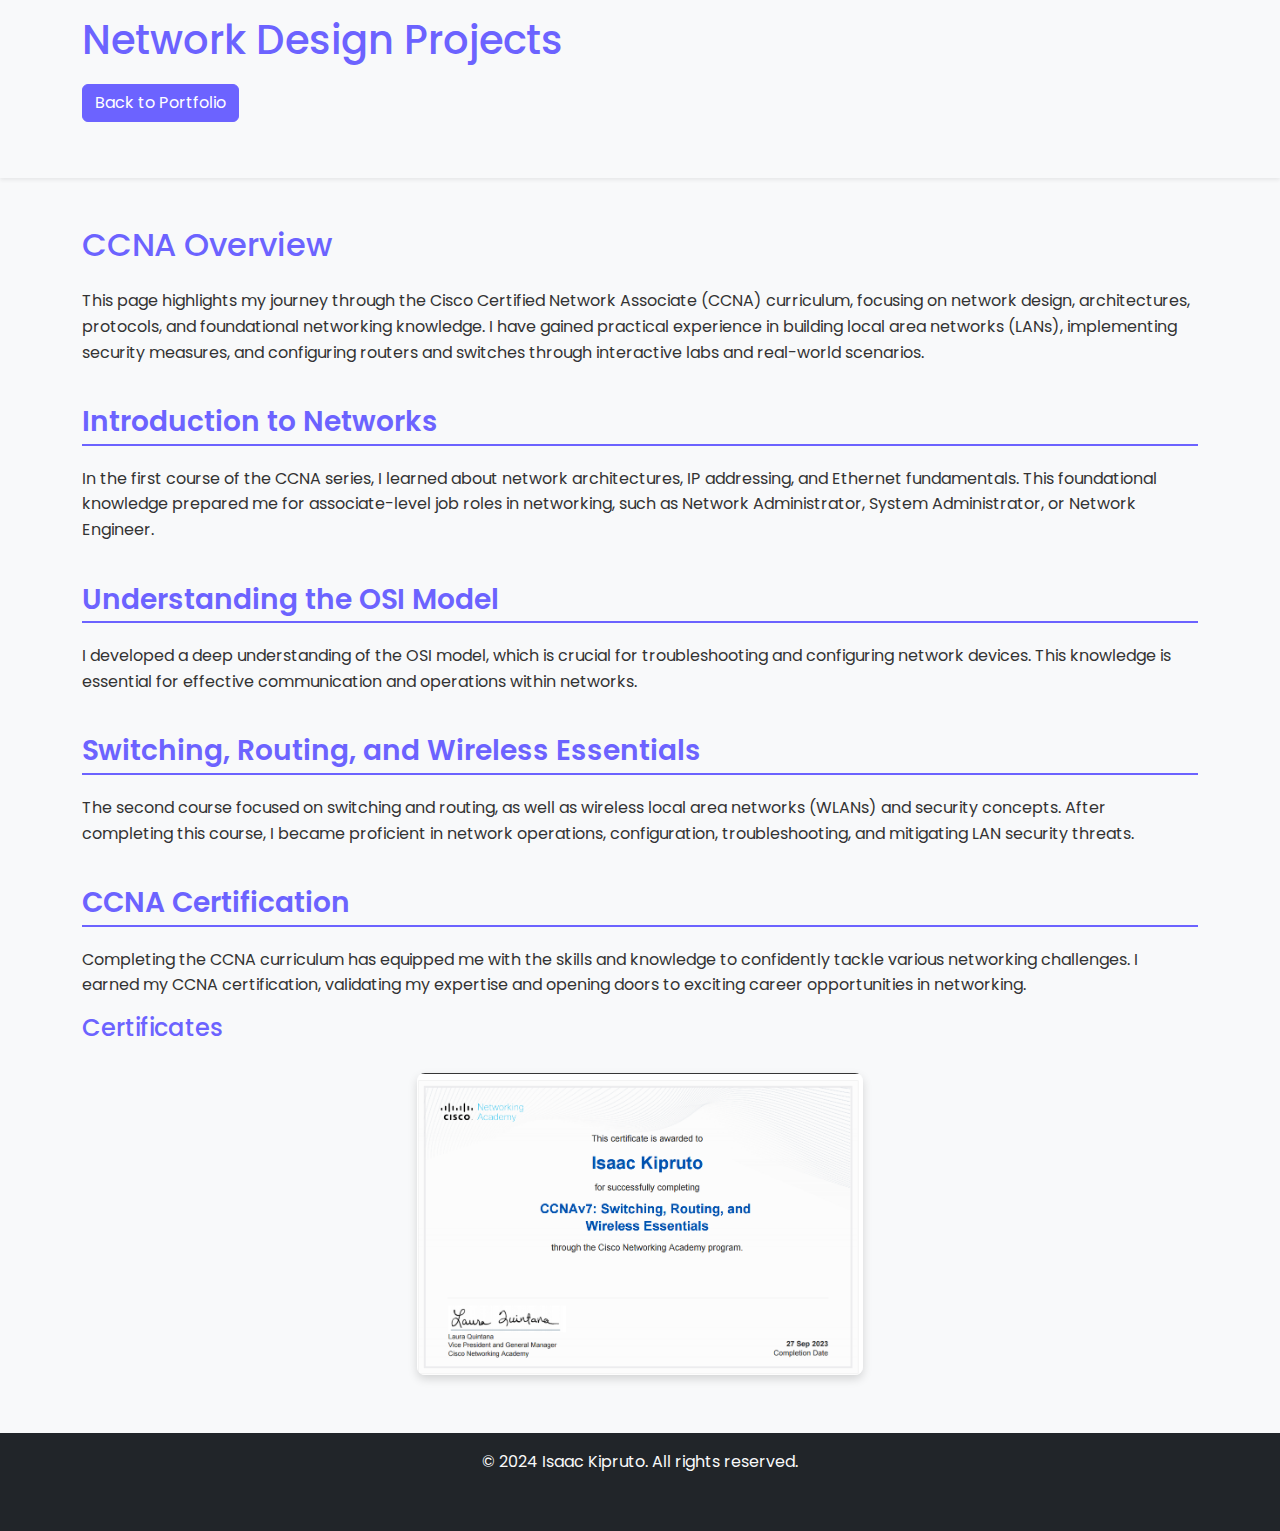
<file: project4.html>
<!DOCTYPE html>
<html lang="en">
<head>
    <meta charset="viewport" content="width=device-width, initial-scale=1.0">
    <title>Network Design Projects - Isaac Kipruto</title>
    <link href="https://cdn.jsdelivr.net/npm/bootstrap@5.3.0-alpha1/dist/css/bootstrap.min.css" rel="stylesheet">
    <link href="https://fonts.googleapis.com/css2?family=Poppins:wght@400;600&display=swap" rel="stylesheet">
    <style>
        body {
            font-family: 'Poppins', sans-serif;
            background-color: #f8f9fa;
            color: #333;
            line-height: 1.6;
        }
        .screenshot {
            max-width: 50%; /* Screenshot size */
            height: auto;
            border-radius: 10px;
            box-shadow: 0 4px 10px rgba(0, 0, 0, 0.2);
            transition: transform 0.3s; /* Add a transition for scaling effect */
        }
        .screenshot:hover {
            transform: scale(1.05); /* Slight enlargement on hover */
        }
        .section-title {
            font-weight: 600;
            margin-top: 40px;
            margin-bottom: 20px;
            color: #6c63ff; /* Purple color for section titles */
            border-bottom: 2px solid #6c63ff; /* Underline for section titles */
            padding-bottom: 5px; /* Space between title and underline */
        }
        .back-button {
            margin-top: 20px;
            background-color: #6c63ff;
            border-color: #6c63ff;
            transition: background-color 0.3s; /* Transition for background color */
        }
        .back-button:hover {
            background-color: #5a52d4;
            border-color: #5a52d4;
            transform: scale(1.05); /* Slight enlargement on hover */
        }
        .container {
            margin-bottom: 40px; /* Space at the bottom of the container */
        }
        footer {
            background-color: #333; /* Dark footer */
            color: white;
        }
        footer a {
            color: #b78cff; /* Lighter color for footer links */
        }
        .certificate-container {
            display: flex;
            justify-content: space-around; /* Space out the certificate images */
            flex-wrap: wrap; /* Allow wrapping on smaller screens */
            margin-top: 20px; /* Space above certificates */
        }
        .certificate-container img {
            margin: 10px; /* Space around each certificate */
            max-width: 40%; /* Adjust to fit two images side by side */
            height: auto;
            border-radius: 8px;
            box-shadow: 0 4px 10px rgba(0, 0, 0, 0.15);
            transition: transform 0.3s; /* Add a transition for scaling effect */
        }
        .certificate-container img:hover {
            transform: scale(1.05); /* Slight enlargement on hover */
        }
    </style>
</head>
<body>
    <header class="bg-light py-3 shadow-sm">
        <div class="container">
            <h1 class="m-0" style="color: #6c63ff;">Network Design Projects</h1>
            <a href="index.html" class="btn btn-primary back-button">Back to Portfolio</a>
        </div>
    </header>

    <div class="container my-5">
        <h2 class="mb-4" style="color: #6c63ff;">CCNA Overview</h2>
        <p>This page highlights my journey through the Cisco Certified Network Associate (CCNA) curriculum, focusing on network design, architectures, protocols, and foundational networking knowledge. I have gained practical experience in building local area networks (LANs), implementing security measures, and configuring routers and switches through interactive labs and real-world scenarios.</p>

        <h3 class="section-title">Introduction to Networks</h3>
        <p>In the first course of the CCNA series, I learned about network architectures, IP addressing, and Ethernet fundamentals. This foundational knowledge prepared me for associate-level job roles in networking, such as Network Administrator, System Administrator, or Network Engineer.</p>

        <h3 class="section-title">Understanding the OSI Model</h3>
        <p>I developed a deep understanding of the OSI model, which is crucial for troubleshooting and configuring network devices. This knowledge is essential for effective communication and operations within networks.</p>

        <h3 class="section-title">Switching, Routing, and Wireless Essentials</h3>
        <p>The second course focused on switching and routing, as well as wireless local area networks (WLANs) and security concepts. After completing this course, I became proficient in network operations, configuration, troubleshooting, and mitigating LAN security threats.</p>

        <h3 class="section-title">CCNA Certification</h3>
        <p>Completing the CCNA curriculum has equipped me with the skills and knowledge to confidently tackle various networking challenges. I earned my CCNA certification, validating my expertise and opening doors to exciting career opportunities in networking.</p>

        <!-- Screenshots of Certificates -->
        <h4 style="color: #6c63ff;">Certificates</h4>
        <div class="certificate-container">
            <img src="assets/images/ccna1.png" alt="CCNA Certification">
        </div>
    </div>

    <footer class="bg-dark text-light py-3">
        <div class="container text-center">
            <p>&copy; 2024 Isaac Kipruto. All rights reserved.</p>
        </div>
    </footer>

    <script src="https://cdn.jsdelivr.net/npm/bootstrap@5.3.0-alpha1/dist/js/bootstrap.bundle.min.js"></script>
</body>
</html>
</file>
